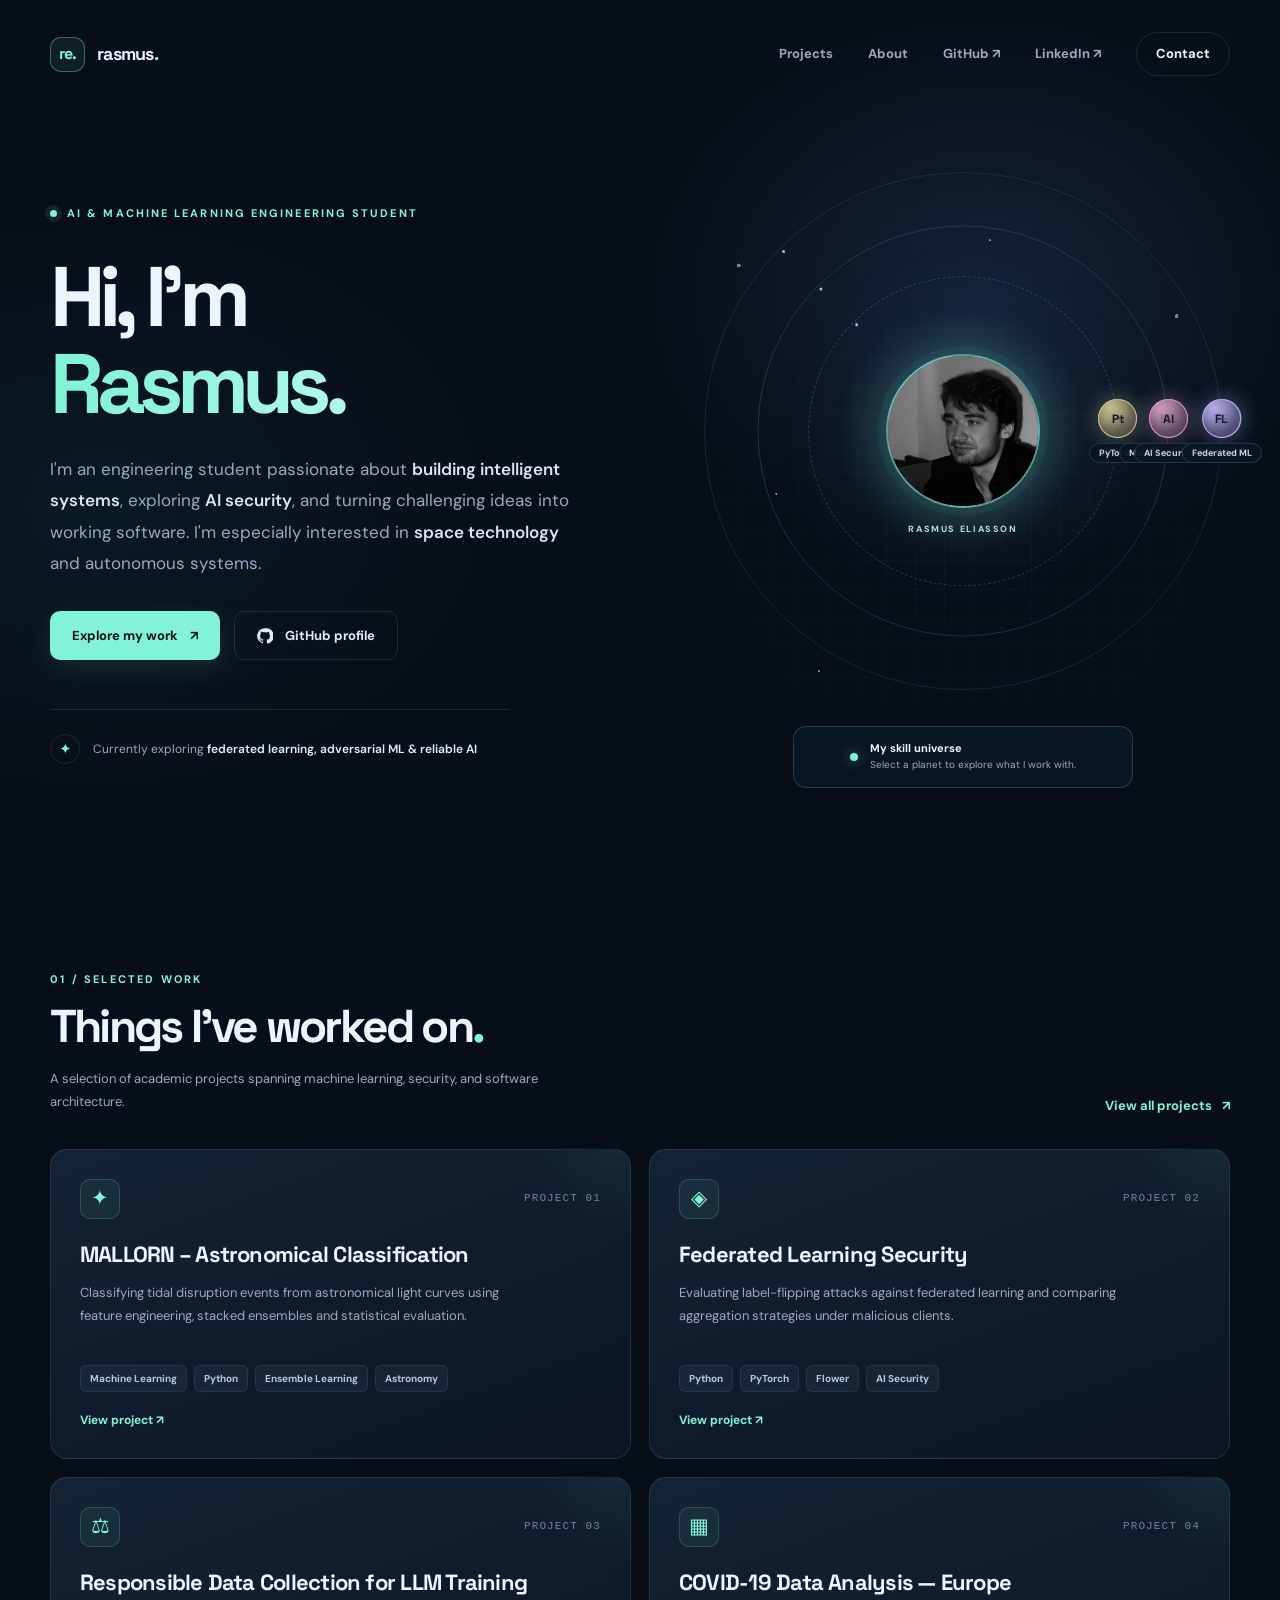
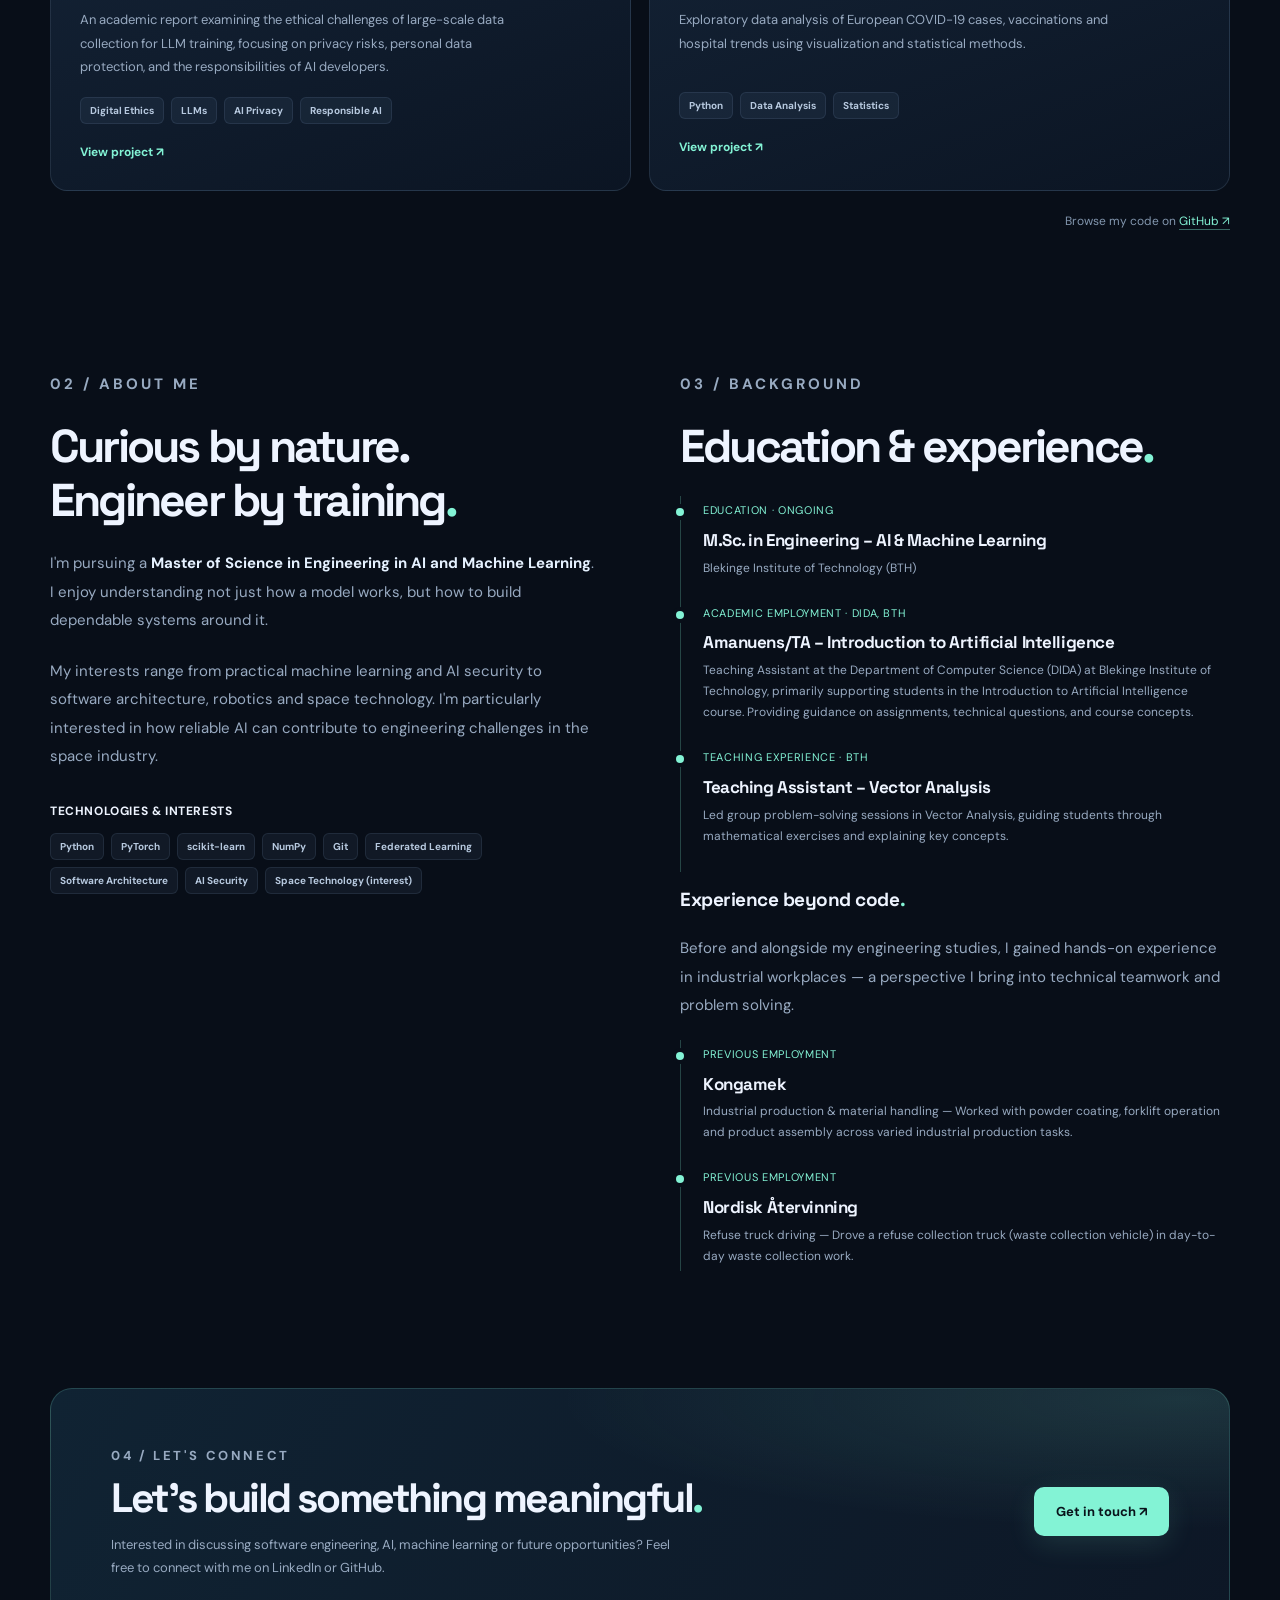
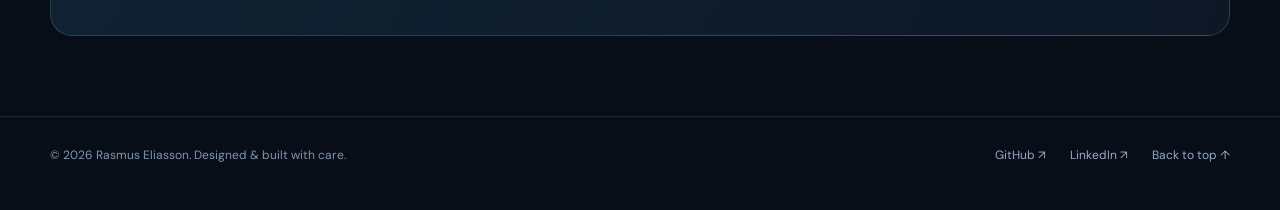
<file: index.html>
<!DOCTYPE html>
<html lang="en">
<head>
  <meta charset="UTF-8" />
  <meta name="viewport" content="width=device-width, initial-scale=1" />
  <meta name="theme-color" content="#080e18" />
  <meta name="description" content="Rasmus Eliasson — AI and Machine Learning engineering student. Explore selected work in AI security, machine learning, and software architecture." />
  <title>Rasmus Eliasson | AI & Machine Learning</title>
  <link rel="icon" type="image/png" href="favicon.png">
  <link rel="preconnect" href="https://fonts.googleapis.com" />
  <link rel="preconnect" href="https://fonts.gstatic.com" crossorigin />
  <link href="https://fonts.googleapis.com/css2?family=DM+Sans:wght@400;500;600;700&family=Space+Grotesk:wght@400;500;600;700&display=swap" rel="stylesheet" />
  <link rel="stylesheet" href="style.css" />
</head>
<body>
  <div class="ambient" aria-hidden="true"></div>

  <header>
    <nav class="nav container" aria-label="Main navigation">

      <a class="brand" href="#top" aria-label="Rasmus Eliasson – top of page">
        <span class="brand-symbol">re.</span>
        <span class="brand-name">rasmus<span>.</span></span>
      </a>

      <div class="nav-links">
        <a class="hide-mobile" href="#projects">Projects</a>
        <a class="hide-mobile" href="#about">About</a>

        <!-- GitHub -->
        <a
          href="https://github.com/DreadWoolf"
          target="_blank"
          rel="noopener noreferrer"
        >
          GitHub ↗
        </a>

        <!-- LinkedIn -->
        <a
          href="https://www.linkedin.com/in/rasmus-eliasson/"
          target="_blank"
          rel="noopener noreferrer"
        >
          LinkedIn ↗
        </a>

        <a class="nav-contact" href="#contact">Contact</a>
      </div>

    </nav>
  </header>


  <main id="top" class="container">
    <section class="hero" aria-label="Introduction">
      <div>
        <div class="eyebrow"><span class="eyebrow-dot"></span> AI & MACHINE LEARNING ENGINEERING STUDENT</div>
        <h1><span class="line">Hi, I'm</span><span class="line gradient-name">Rasmus.</span></h1>
        <p class="hero-description">
          I'm an engineering student passionate about <strong>building intelligent systems</strong>,
          exploring <strong>AI security</strong>, and turning challenging ideas into working software.
          I'm especially interested in <strong>space technology</strong> and autonomous systems.
        </p>
        <div class="hero-buttons">
          <a href="#projects" class="btn btn-primary">Explore my work <span aria-hidden="true">↗</span></a>
          <a href="https://github.com/DreadWoolf" class="btn btn-ghost" target="_blank" rel="noopener noreferrer">
            <svg aria-hidden="true" viewBox="0 0 24 24" fill="currentColor"><path d="M12 .5A11.5 11.5 0 0 0 8.365 23c.575.105.785-.25.785-.555 0-.275-.01-1-.015-1.965-3.195.695-3.87-1.54-3.87-1.54-.525-1.335-1.28-1.69-1.28-1.69-1.045-.715.08-.7.08-.7 1.155.08 1.765 1.185 1.765 1.185 1.025 1.755 2.69 1.25 3.345.955.105-.745.4-1.25.73-1.535-2.55-.29-5.23-1.275-5.23-5.68 0-1.255.45-2.28 1.185-3.085-.12-.29-.515-1.46.115-3.04 0 0 .965-.31 3.16 1.18A11 11 0 0 1 12 6.5c.975.005 1.96.13 2.875.385 2.195-1.49 3.155-1.18 3.155-1.18.63 1.58.235 2.75.115 3.04.74.805 1.185 1.83 1.185 3.085 0 4.415-2.685 5.385-5.245 5.67.41.355.775 1.055.775 2.13 0 1.54-.015 2.785-.015 3.165 0 .31.205.67.79.555A11.5 11.5 0 0 0 12 .5Z"/></svg>
            GitHub profile
          </a>
        </div>
        <div class="hero-status">
          <span class="status-icon" aria-hidden="true">✦</span>
          <span class="status-text">Currently exploring <strong>federated learning, adversarial ML & reliable AI</strong></span>
        </div>
      </div>

      <!-- Interactive solar system. Add a photo named profile_img.jpg beside index.html
           and it will automatically replace the RE placeholder in the sun. -->
      <div class="hero-art" aria-label="An interactive solar system of my technical skills">
        <div class="art-grid" aria-hidden="true"></div>
        <div class="star-field" aria-hidden="true"></div>
        <div class="solar-scene" id="solar-scene">
          <div class="orbit-ring orbit-ring-one" aria-hidden="true"></div>
          <div class="orbit-ring orbit-ring-two" aria-hidden="true"></div>
          <div class="orbit-ring orbit-ring-three" aria-hidden="true"></div>

          <div class="sun" aria-label="Rasmus at the center of the skill system">
            <div class="sun-aura"></div>
            <div class="sun-photo" id="profile-frame">
              <span class="avatar-initials" id="profile-initials" aria-hidden="true">RE</span>
              <img class="profile-image" id="profile-image" alt="Rasmus Eliasson" hidden />
            </div>
            <span class="sun-name">RASMUS ELIASSON</span>
          </div>

          <!-- Every arm rotates; its planet counter-rotates to keep the label upright. -->
          <div class="planet-arm orbit-inner" style="--angle:-55deg;--duration:100s;--planet-hue:#79e7cd">
            <div class="planet-anchor"><div class="planet-stabilizer">
              <button class="planet" type="button" data-skill="Python" aria-label="Explore Python">
                <span class="planet-globe">Py</span><span class="planet-label">Python</span>
              </button>
            </div></div>
          </div>
          <div class="planet-arm orbit-inner" style="--angle:125deg;--duration:100s;--planet-hue:#f0c77e">
            <div class="planet-anchor"><div class="planet-stabilizer">
              <button class="planet" type="button" data-skill="PyTorch" aria-label="Explore PyTorch">
                <span class="planet-globe">Pt</span><span class="planet-label">PyTorch</span>
              </button>
            </div></div>
          </div>
          <div class="planet-arm orbit-middle" style="--angle:22deg;--duration:145s;--planet-hue:#a5adff">
            <div class="planet-anchor"><div class="planet-stabilizer">
              <button class="planet" type="button" data-skill="Machine Learning" aria-label="Explore machine learning">
                <span class="planet-globe">ML</span><span class="planet-label">Machine Learning</span>
              </button>
            </div></div>
          </div>
          <div class="planet-arm orbit-middle" style="--angle:202deg;--duration:145s;--planet-hue:#f49db8">
            <div class="planet-anchor"><div class="planet-stabilizer">
              <button class="planet" type="button" data-skill="AI Security" aria-label="Explore AI security">
                <span class="planet-globe">AI</span><span class="planet-label">AI Security</span>
              </button>
            </div></div>
          </div>
          <div class="planet-arm orbit-outer" style="--angle:145deg;--duration:205s;--planet-hue:#83caff">
            <div class="planet-anchor"><div class="planet-stabilizer">
              <button class="planet" type="button" data-skill="Digital Ethics" aria-label="Explore digital ethics">
                <span class="planet-globe">DE</span><span class="planet-label">Digital Ethics</span>
              </button>
            </div></div>
          </div>
          <div class="planet-arm orbit-outer" style="--angle:325deg;--duration:205s;--planet-hue:#d7b0ff">
            <div class="planet-anchor"><div class="planet-stabilizer">
              <button class="planet" type="button" data-skill="Federated Learning" aria-label="Explore federated learning">
                <span class="planet-globe">FL</span><span class="planet-label">Federated ML</span>
              </button>
            </div></div>
          </div>

          <div class="system-detail" aria-live="polite">
            <span class="system-detail-indicator" aria-hidden="true"></span>
            <div><strong id="skill-title">My skill universe</strong><span id="skill-description">Select a planet to explore what I work with.</span></div>
          </div>
        </div>
      </div>
    </section>

    <section class="content-section" id="projects" aria-labelledby="projects-title">
      <div class="section-head">
        <div>
          <p class="section-kicker">01 / SELECTED WORK</p>
          <h2 id="projects-title">Things I've worked on<span style="color:var(--accent)">.</span></h2>
          <p class="section-description" style="margin-top:14px;max-width:520px;">A selection of academic projects spanning machine learning, security, and software architecture.</p>
        </div>
        <div class="project-action-area">
          <a class="view-all" href="projects.html">View all projects <span aria-hidden="true">↗</span></a>
        </div>
      </div>
      <!-- Selected projects come from projects-data.js. Four cards remain visible even if JS is unavailable. -->
      <div class="project-grid featured-projects" id="project-grid" aria-label="Four selected projects">
          <article class="project-card">
            <div class="project-top"><span class="project-icon" aria-hidden="true">✦</span><span class="project-number">PROJECT 01</span></div>
            <h3>MALLORN – Astronomical Classification</h3>
            <p>Classifying tidal disruption events from astronomical light curves using feature engineering, stacked ensembles and statistical evaluation.</p>
            <div class="tags"><span class="tag">Machine Learning</span><span class="tag">Python</span><span class="tag">Ensemble Learning</span><span class="tag">Astronomy</span></div>
            <a class="project-link" href="https://github.com/DreadWoolf/Mallorn-Classification" target="_blank" rel="noopener noreferrer">View project ↗</a>
          </article>
          <article class="project-card">
            <div class="project-top"><span class="project-icon" aria-hidden="true">◈</span><span class="project-number">PROJECT 02</span></div>
            <h3>Federated Learning Security</h3>
            <p>Evaluating label-flipping attacks against federated learning and comparing aggregation strategies under malicious clients.</p>
            <div class="tags"><span class="tag">Python</span><span class="tag">PyTorch</span><span class="tag">Flower</span><span class="tag">AI Security</span></div>
            
          </article>
          <article class="project-card">
            <div class="project-top"><span class="project-icon" aria-hidden="true">⌁</span><span class="project-number">PROJECT 03</span></div>
            <h3>Spam Classification &amp; Statistical Testing</h3>
            <p>Comparing supervised classifiers on the Spambase dataset using cross-validation, F1 score, and Friedman/Nemenyi significance tests.</p>
            <div class="tags"><span class="tag">Machine Learning</span><span class="tag">Classification</span><span class="tag">Statistics</span></div>
            <a class="project-link" href="https://github.com/DreadWoolf/Spam-classification" target="_blank" rel="noopener noreferrer">View project ↗</a>
          </article>
          <article class="project-card">
            <div class="project-top"><span class="project-icon" aria-hidden="true">◇</span><span class="project-number">PROJECT 04</span></div>
            <h3>scikit-learn Architecture Analysis</h3>
            <p>Analyzing scikit-learn&#x27;s modular architecture, quality attributes, component boundaries, and interoperability with external data formats.</p>
            <div class="tags"><span class="tag">Software Architecture</span><span class="tag">scikit-learn</span><span class="tag">Analysis</span></div>
            
          </article>
      </div>
      <p class="project-note">Browse my code on <a href="https://github.com/DreadWoolf" target="_blank" rel="noopener noreferrer">GitHub ↗</a></p>
    </section>

    <section class="content-section" id="about" aria-labelledby="about-title">
      <div class="about-grid">
        <div>
          <p class="section-kicker">02 / ABOUT ME</p>
          <h2 id="about-title">Curious by nature.<br/>Engineer by training<span style="color:var(--accent)">.</span></h2>
          <p>I'm pursuing a <strong>Master of Science in Engineering in AI and Machine Learning</strong>. I enjoy understanding not just how a model works, but how to build dependable systems around it.</p>
          <p>My interests range from practical machine learning and AI security to software architecture, robotics and space technology. I'm particularly interested in how reliable AI can contribute to engineering challenges in the space industry.</p>
          <span class="skill-title">TECHNOLOGIES & INTERESTS</span>
          <div class="tags">
            <span class="tag">Python</span><span class="tag">PyTorch</span><span class="tag">scikit-learn</span>
            <span class="tag">NumPy</span><span class="tag">Git</span><span class="tag">Federated Learning</span>
            <span class="tag">Software Architecture</span><span class="tag">AI Security</span>
            <span class="tag">Space Technology (interest)</span>
          </div>
        </div>
        <div>
          <p class="section-kicker">03 / BACKGROUND</p>
          <h2>Education & experience<span style="color:var(--accent)">.</span></h2>
          <!-- Academic experience timeline -->
          <div class="timeline">
            <div class="timeline-item">
              <small>EDUCATION · ONGOING</small>
              <h3>M.Sc. in Engineering – AI & Machine Learning</h3>
              <p>Blekinge Institute of Technology (BTH)</p>
            </div>

            <div class="timeline-item">
              <small>ACADEMIC EMPLOYMENT · DIDA, BTH</small>
              <h3>Amanuens/TA – Introduction to Artificial Intelligence</h3>
              <p>
                Teaching Assistant at the Department of Computer Science (DIDA)
                at Blekinge Institute of Technology, primarily supporting
                students in the Introduction to Artificial Intelligence course.
                Providing guidance on assignments, technical questions,
                and course concepts.
              </p>
            </div>

            <div class="timeline-item">
              <small>TEACHING EXPERIENCE · BTH</small>
              <h3>Teaching Assistant – Vector Analysis</h3>
              <p>
                Led group problem-solving sessions in Vector Analysis,
                guiding students through mathematical exercises
                and explaining key concepts.
              </p>
            </div>
          </div>

          <!-- Industrial experience is below, and OUTSIDE, the academic timeline. -->
          <h3 class="experience-subhead">
            Experience beyond code<span style="color:var(--accent)">.</span>
          </h3>
          <p class="experience-intro">
            Before and alongside my engineering studies, I gained hands-on
            experience in industrial workplaces — a perspective I bring into
            technical teamwork and problem solving.
          </p>
          <!-- Edit the INDUSTRIAL_EXPERIENCE list in portfolio-data.js. -->
          <div class="timeline experience-timeline" id="industrial-experience"></div>
        </div>
      </div>
    </section>

    <section class="contact-panel" id="contact" aria-labelledby="contact-title">
      <div>
        <p class="section-kicker">04 / LET'S CONNECT</p>
        <h2 id="contact-title">Let's build something meaningful<span style="color:var(--accent)">.</span></h2>
        <p>
          Interested in discussing software engineering, AI,
          machine learning or future opportunities?
          Feel free to connect with me on LinkedIn or GitHub.
        </p>
      </div>
      <a href="https://www.linkedin.com/in/rasmus-eliasson/" class="btn btn-primary" target="_blank" rel="noopener noreferrer" style="flex-shrink:0">Get in touch ↗</a>
    </section>
  </main>

  <footer>
    <div class="container footer-content">
      <p>© <span id="year">2026</span> Rasmus Eliasson. Designed & built with care.</p>
      <div class="footer-links">
        <a href="https://github.com/DreadWoolf"
          target="_blank" rel="noopener noreferrer">GitHub ↗</a>

        <a href="https://www.linkedin.com/in/rasmus-eliasson/"
          target="_blank" rel="noopener noreferrer">LinkedIn ↗</a>

        <a href="#top">Back to top ↑</a>
      </div>
    </div>
  </footer>
  <script src="portfolio-data.js" defer></script>
  <script src="projects-data.js" defer></script>
  <script src="site.js" defer></script>
</body>
</html>
</file>
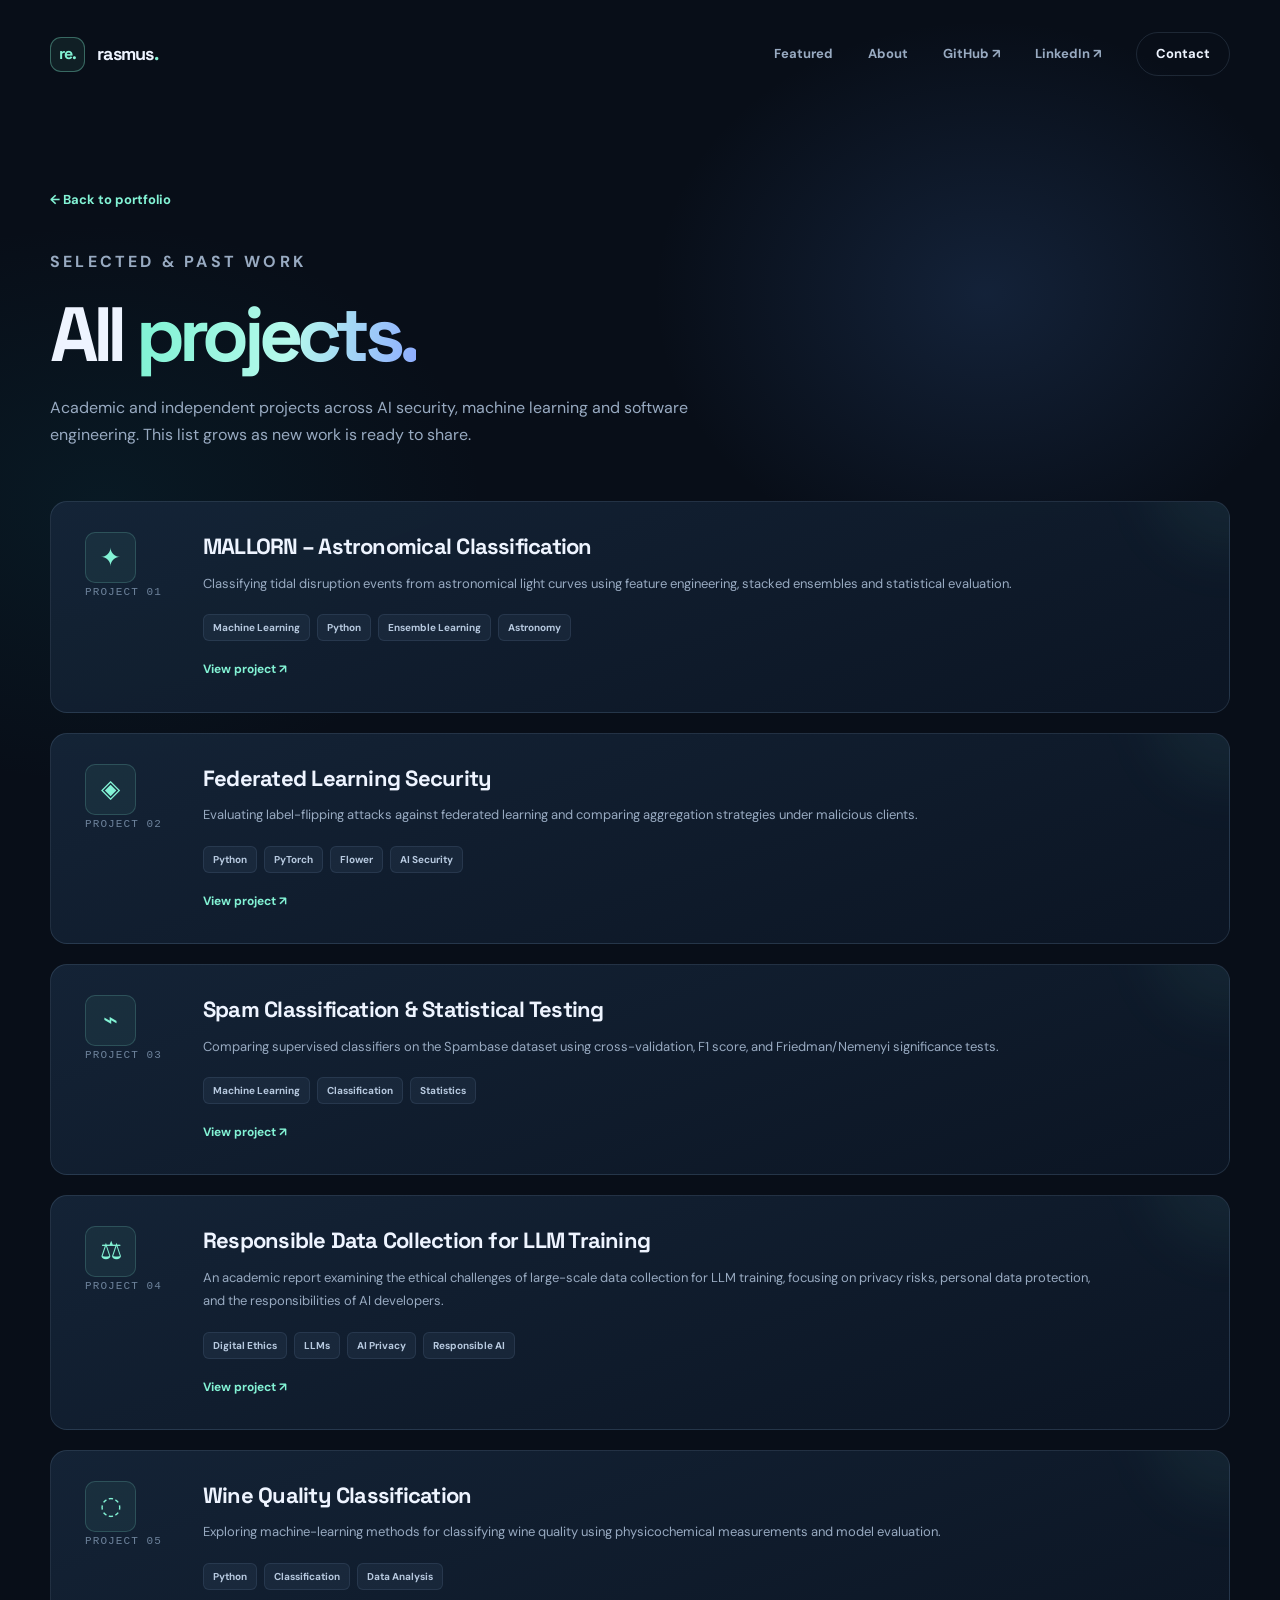
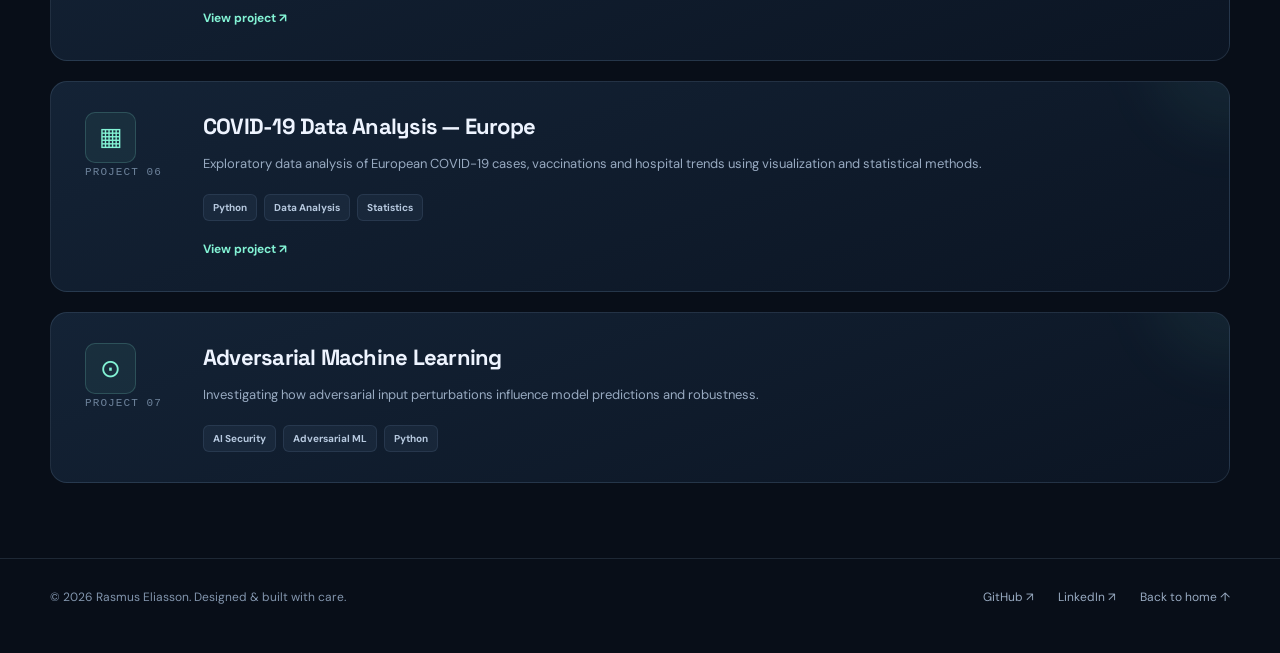
<file: projects.html>
<!DOCTYPE html>
<html lang="en">
<head>
  <meta charset="UTF-8" />
  <meta name="viewport" content="width=device-width, initial-scale=1" />
  <meta name="theme-color" content="#080e18" />
  <meta
    name="description"
    content="All projects by Rasmus Eliasson — machine learning, AI security and software engineering."
  />

  <title>Projects | Rasmus Eliasson</title>
  <link rel="icon" type="image/png" href="favicon.png">

  <link rel="preconnect" href="https://fonts.googleapis.com" />
  <link rel="preconnect" href="https://fonts.gstatic.com" crossorigin />
  <link
    href="https://fonts.googleapis.com/css2?family=DM+Sans:wght@400;500;600;700&family=Space+Grotesk:wght@400;500;600;700&display=swap"
    rel="stylesheet"
  />
  <link rel="stylesheet" href="style.css" />
</head>

<body>
  <div class="ambient" aria-hidden="true"></div>

  <!-- ========== NAVIGATION ========== -->
  <header>
    <nav class="nav container" aria-label="Main navigation">

      <a
        class="brand"
        href="index.html"
        aria-label="Rasmus Eliasson – home"
      >
        <span class="brand-symbol">re.</span>
        <span class="brand-name">rasmus<span>.</span></span>
      </a>

      <div class="nav-links">
        <a class="hide-mobile" href="index.html#projects">
          Featured
        </a>

        <a class="hide-mobile" href="index.html#about">
          About
        </a>

        <!-- GitHub -->
        <a
          href="https://github.com/DreadWoolf"
          target="_blank"
          rel="noopener noreferrer"
        >
          GitHub ↗
        </a>

        <!-- LinkedIn -->
        <a
          href="https://www.linkedin.com/in/rasmus-eliasson/"
          target="_blank"
          rel="noopener noreferrer"
        >
          LinkedIn ↗
        </a>

        <a class="nav-contact" href="index.html#contact">
          Contact
        </a>
      </div>

    </nav>
  </header>

  <!-- ========== MAIN CONTENT ========== -->
  <main class="container">

    <!-- Page introduction -->
    <section
      class="all-projects-hero"
      aria-labelledby="all-projects-title"
    >
      <a class="back-link" href="index.html#projects">
        ← Back to portfolio
      </a>

      <p class="section-kicker" style="margin-top:36px;">
        SELECTED & PAST WORK
      </p>

      <h1 id="all-projects-title">
        All <span class="gradient-name">projects.</span>
      </h1>

      <p>
        Academic and independent projects across AI security,
        machine learning and software engineering.
        This list grows as new work is ready to share.
      </p>
    </section>

    <!-- ========== PROJECT LIST ========== -->
    <!-- Projects are loaded from projects-data.js -->
    <section
      class="all-projects-list"
      id="all-projects-list"
      aria-label="All projects"
    >

      <!-- Fallback if JavaScript fails -->
      <article class="project-card project-full">

        <div class="project-top">
          <span class="project-icon">✦</span>
        </div>

        <div class="project-body">
          <h3>MALLORN – Astronomical Classification</h3>

          <p>
            Machine learning for astronomical event classification.
          </p>

          <a
            class="project-link"
            href="https://github.com/DreadWoolf/Mallorn-Classification"
            target="_blank"
            rel="noopener noreferrer"
          >
            View project ↗
          </a>
        </div>

      </article>
    </section>

  </main>

  <!-- ========== FOOTER ========== -->
  <footer>
    <div class="container footer-content">

      <p>
        © <span id="year">2026</span> Rasmus Eliasson.
        Designed & built with care.
      </p>

      <div class="footer-links">

        <!-- GitHub -->
        <a
          href="https://github.com/DreadWoolf"
          target="_blank"
          rel="noopener noreferrer"
        >
          GitHub ↗
        </a>

        <!-- LinkedIn -->
        <a
          href="https://www.linkedin.com/in/rasmus-eliasson/"
          target="_blank"
          rel="noopener noreferrer"
        >
          LinkedIn ↗
        </a>

        <a href="index.html">
          Back to home ↑
        </a>

      </div>
    </div>
  </footer>

  <!-- ========== JAVASCRIPT ========== -->
  <script src="portfolio-data.js" defer></script>
  <script src="projects-data.js" defer></script>
  <script src="site.js" defer></script>

</body>
</html>
</file>
<file: style.css>
:root {
      --bg: #080e18;
      --bg-alt: #0d1623;
      --card: #101c2b;
      --line: rgba(156, 185, 220, .15);
      --text: #eef4ff;
      --muted: #98aac1;
      --accent: #83f3d5;
      --accent2: #8eacff;
      --max-width: 1180px;
    }
    * { box-sizing: border-box; }
    html { scroll-behavior: smooth; scroll-padding-top: 90px; }
    body { margin: 0; color: var(--text); background: var(--bg); font: 16px/1.7 'DM Sans', 'Segoe UI', sans-serif; overflow-x: hidden; }
    a { color: inherit; text-decoration: none; }
    button { font: inherit; }
    ::selection { background: rgba(131,243,213,.28); }
    .ambient { pointer-events:none; position:absolute; inset:0 0 auto 0; height:1050px; z-index:-1; background:radial-gradient(ellipse 460px 380px at 77% 28%,rgba(57,100,165,.23),transparent 72%),radial-gradient(ellipse 530px 390px at 8% 48%,rgba(14,108,124,.12),transparent 72%); }
    .container { width: min(calc(100% - 64px), var(--max-width)); margin: 0 auto; }
    header { position:relative; z-index:10; }
    .nav { display:flex; align-items:center; justify-content:space-between; padding:32px 0; }
    .brand { display:flex; align-items:center; gap:12px; font-family:'Space Grotesk',sans-serif; font-size:18px; font-weight:700; letter-spacing:-.055em; }
    .brand-symbol { display:grid; place-items:center; height:35px; width:35px; border:1px solid rgba(131,243,213,.35); background:rgba(131,243,213,.07); border-radius:11px; color:var(--accent); font-size:16px; }
    .brand .brand-name { letter-spacing:-.04em; }
    .brand .brand-name span { color:var(--accent); }
    .nav-links { display:flex; align-items:center; gap:35px; }
    .nav-links a { font-size:13px; font-weight:700; color:var(--muted); transition:color .2s; }
    .nav-links a:hover, .footer-links a:hover { color:var(--accent); }
    .nav-links .nav-contact { color:var(--text); border:1px solid var(--line); border-radius:50px; padding:10px 19px; }
    .nav-links .nav-contact:hover { border-color:rgba(131,243,213,.5); }
    .hero { min-height:690px; display:grid; grid-template-columns:1.05fr .95fr; align-items:center; gap:56px; padding:56px 0 85px; }
    .eyebrow { display:inline-flex; align-items:center; gap:10px; font-size:11px; font-weight:700; letter-spacing:.19em; text-transform:uppercase; color:var(--accent); }
    .eyebrow-dot { width:7px; height:7px; background:var(--accent); border-radius:50%; box-shadow:0 0 0 5px rgba(131,243,213,.09); }
    h1,h2,h3,p { margin-top:0; }
    h1,h2,h3 { font-family:'Space Grotesk',sans-serif; }
    h1 { margin:29px 0 25px; font-size:clamp(65px,6.6vw,103px); line-height:1.035; letter-spacing:-.075em; font-weight:700; }
    h1 .line { display:block; }
    h1 .gradient-name { background:linear-gradient(100deg,var(--accent) 7%,#b5f9ec 55%,var(--accent2) 100%); -webkit-background-clip:text; background-clip:text; color:transparent; }
    .hero-description { color:var(--muted); font-size:17px; max-width:530px; line-height:1.85; margin-bottom:32px; }
    .hero-description strong { color:#d9e6f5; font-weight:600; }
    .hero-buttons { display:flex; align-items:center; gap:14px; flex-wrap:wrap; }
    .btn { display:inline-flex; align-items:center; justify-content:center; gap:12px; min-height:49px; padding:11px 22px; border-radius:10px; font-size:13px; font-weight:700; transition:transform .2s,background .2s,border-color .2s; }
    .btn:hover { transform:translateY(-2px); }
    .btn-primary { color:#09121a; background:var(--accent); box-shadow:0 8px 28px rgba(131,243,213,.12); }
    .btn-primary:hover { background:#a4ffea; }
    .btn-ghost { border:1px solid var(--line); color:#deebf9; }
    .btn-ghost:hover { border-color:rgba(131,243,213,.5); }
    .btn svg { width:16px; height:16px; }
    .hero-status { display:flex; align-items:center; gap:13px; margin-top:49px; padding-top:24px; border-top:1px solid var(--line); max-width:460px; color:var(--muted); font-size:12px; }
    .status-icon { display:grid; place-items:center; color:var(--accent); font-size:15px; width:30px; height:30px; border:1px solid var(--line); border-radius:50%; }
    .status-text strong { color:#e4eefb; font-weight:600; }
    .hero-art { width:100%; min-height:500px; display:grid; place-items:center; position:relative; isolation:isolate; }
    .art-grid { position:absolute; width:94%; height:94%; inset:3%; border-radius:24px; background-image:linear-gradient(rgba(137,171,210,.055) 1px, transparent 1px),linear-gradient(90deg,rgba(137,171,210,.055) 1px, transparent 1px); background-size:29px 29px; -webkit-mask-image:radial-gradient(ellipse at center,#000 29%,transparent 75%); mask-image:radial-gradient(ellipse at center,#000 29%,transparent 75%); z-index:-1; }
    .ring { position:absolute; border:1px solid rgba(140,181,224,.16); border-radius:50%; aspect-ratio:1; }
    .ring-one { width:92%; max-width:456px; }
    .ring-two { width:72%; max-width:355px; border-style:dashed; border-color:rgba(131,243,213,.16); transform:rotate(-17deg); }
    .ring-three { width:106%; max-width:515px; border-color:rgba(140,181,224,.07); }
    .orbit-point { position:absolute; width:9px; height:9px; background:var(--accent); border-radius:50%; box-shadow:0 0 30px rgba(131,243,213,.6); top:18%; right:19%; }
    .avatar { width:274px; height:274px; position:relative; display:grid; place-items:center; border-radius:50%; background:radial-gradient(circle at 29% 21%,rgba(145,205,255,.28),transparent 49%),linear-gradient(145deg,#1d4055,#162a3c 52%,#10202e); border:1px solid rgba(131,243,213,.28); box-shadow:0 0 0 15px rgba(131,243,213,.025),0 35px 90px rgba(0,0,0,.31),inset 0 0 55px rgba(95,200,200,.06); overflow:hidden; }
    .avatar::before { content:''; position:absolute; width:245px; height:245px; border:1px solid rgba(255,255,255,.06); transform:rotate(25deg); border-radius:48px; }
    .avatar::after { content:''; position:absolute; inset:auto -40% 2%; height:76px; background:radial-gradient(ellipse,rgba(131,243,213,.22),transparent 67%); filter:blur(16px); }
    .avatar-initials { font-family:'Space Grotesk',sans-serif; font-size:105px; line-height:1; letter-spacing:-.14em; padding-right:13px; font-weight:700; color:#ebfff9; text-shadow:0 0 35px rgba(131,243,213,.16); }
    .floating { position:absolute; background:rgba(15,29,44,.91); border:1px solid rgba(153,190,224,.2); border-radius:12px; backdrop-filter:blur(12px); box-shadow:0 15px 35px rgba(1,5,11,.28); }
    .floating-top { top:70px; left:0; padding:13px 17px; display:flex; align-items:center; gap:11px; }
    .floating-bottom { bottom:65px; right:1%; padding:13px 18px; }
    .floating-code { width:31px; height:31px; display:grid; place-items:center; border:1px solid rgba(131,243,213,.2); background:rgba(131,243,213,.08); border-radius:8px; color:var(--accent); font-family:monospace; font-size:15px; }
    .floating b { font-size:11px; letter-spacing:.02em; line-height:1.3; display:block; }
    .floating small { font-size:10px; color:var(--muted); display:block; margin-top:3px; }
    .mini-dots { display:flex; gap:5px; margin-bottom:8px; }
    .mini-dots i { width:6px; height:6px; border-radius:50%; background:var(--accent); opacity:.9; }
    .mini-dots i:nth-child(2) { background:var(--accent2); }
    .mini-dots i:nth-child(3) { background:#dfadf8; }
    section.content-section { padding:87px 0 30px; }
    .section-head { display:flex; align-items:end; justify-content:space-between; gap:24px; margin-bottom:32px; }
    .section-kicker { color:var(--accent); text-transform:uppercase; font-size:11px; letter-spacing:.2em; font-weight:700; margin-bottom:10px; }
    h2 { font-size:clamp(34px,3.6vw,47px); line-height:1.18; letter-spacing:-.06em; margin-bottom:0; }
    .section-description { color:var(--muted); max-width:340px; font-size:13px; line-height:1.8; margin-bottom:3px; }
    .project-grid { display:grid; grid-template-columns:repeat(2,minmax(0,1fr)); gap:18px; }
    .project-card { position:relative; padding:29px 29px 26px; min-height:277px; border:1px solid var(--line); border-radius:17px; background:linear-gradient(160deg,rgba(21,37,56,.94),rgba(12,22,36,.95)); overflow:hidden; transition:transform .25s,border-color .25s; }
    .project-card:hover { transform:translateY(-5px); border-color:rgba(131,243,213,.43); }
    .project-card::after { content:''; position:absolute; border-radius:50%; width:150px; height:150px; top:-100px; right:-75px; filter:blur(30px); background:rgba(131,243,213,.055); }
    .project-top { display:flex; align-items:center; justify-content:space-between; margin-bottom:21px; }
    .project-icon { display:grid; place-items:center; width:40px; height:40px; border:1px solid rgba(131,243,213,.18); border-radius:10px; background:rgba(131,243,213,.06); color:var(--accent); font-size:21px; }
    .project-number { color:#6d829b; font-size:11px; letter-spacing:.1em; font-family:monospace; }
    .project-card h3 { font-size:22px; line-height:1.35; letter-spacing:-.035em; margin:0 0 11px; }
    .project-card p { color:var(--muted); font-size:13px; line-height:1.8; max-width:440px; min-height:66px; margin:0 0 18px; }
    .tags { display:flex; flex-wrap:wrap; gap:7px; }
    .tag { color:#b7c9df; background:rgba(140,173,215,.075); border:1px solid rgba(140,173,215,.12); border-radius:6px; padding:4px 9px; font-size:10px; font-weight:700; }
    .project-note { margin:20px 0 0; text-align:right; color:#8296ae; font-size:12px; }
    .project-note a { color:var(--accent); text-decoration:underline; text-decoration-color:rgba(131,243,213,.4); text-underline-offset:4px; }
    .about-grid { display:grid; grid-template-columns:1fr 1fr; gap:80px; }
    .about-grid p { color:var(--muted); font-size:15px; line-height:1.9; margin:22px 0 20px; }
    .about-grid strong { color:#e5f1ff; }
    .skill-title { display:block; font-size:12px; font-weight:700; letter-spacing:.05em; margin:30px 0 12px; }
    .timeline { margin-top:23px; border-left:1px solid rgba(131,243,213,.24); padding:5px 0 0 22px; }
    .timeline-item { position:relative; padding-bottom:25px; }
    .timeline-item::before { content:''; position:absolute; width:8px; height:8px; background:var(--accent); border-radius:50%; top:7px; left:-27px; box-shadow:0 0 0 4px var(--bg); }
    .timeline-item small { display:block; font-size:11px; letter-spacing:.06em; color:var(--accent); margin-bottom:6px; }
    .timeline-item h3 { margin-bottom:3px; font-size:17px; letter-spacing:-.025em; }
    .timeline-item p { font-size:12px; margin:0; line-height:1.75; }
    .contact-panel { margin:87px 0 80px; padding:56px 60px; border:1px solid rgba(131,243,213,.18); background:radial-gradient(ellipse at 96% 4%,rgba(131,243,213,.13),transparent 39%),linear-gradient(120deg,#102333,#0d1726); border-radius:22px; display:flex; justify-content:space-between; align-items:center; gap:35px; }
    .contact-panel h2 { margin:7px 0 12px; font-size:clamp(29px,3.3vw,41px); }
    .contact-panel p { font-size:13px; color:var(--muted); margin:0; max-width:580px; }
    footer { border-top:1px solid var(--line); padding:28px 0 45px; }
    .footer-content { display:flex; align-items:center; justify-content:space-between; gap:20px; }
    footer p { font-size:12px; color:#8295ad; margin:0; }
    .footer-links { display:flex; gap:24px; font-size:12px; color:var(--muted); }

    /* ---------------------------------------------------------------
       PERSONAL SKILL SOLAR SYSTEM
       -- Change the colors, names and orbital speeds to personalize it.
       -- A file called profile.jpg beside this HTML becomes the sun photo.
       --------------------------------------------------------------- */
    .hero-art { min-height:575px; overflow:visible; }
    .hero-art .art-grid { opacity:.65; }
    .star-field { position:absolute; inset:0; pointer-events:none; background-image:radial-gradient(2px 2px at 8% 16%,#b5cee8 94%,transparent),radial-gradient(2px 2px at 90% 24%,#9dc7de 95%,transparent),radial-gradient(1px 1px at 23% 80%,#bdd5ff 95%,transparent),radial-gradient(2px 2px at 70% 91%,#8ff3d7 95%,transparent),radial-gradient(1px 1px at 55% 12%,#d4ddff 95%,transparent),radial-gradient(1px 1px at 15% 52%,#bfe7ee 95%,transparent); opacity:.65; }
    .solar-scene { position:relative; width:min(100%,540px); aspect-ratio:1; display:grid; place-items:center; isolation:isolate; }
    .solar-scene::before { content:''; position:absolute; inset:16%; border-radius:50%; background:radial-gradient(circle,rgba(96,236,203,.085),rgba(76,112,170,.035) 47%,transparent 72%); filter:blur(7px); z-index:-1; }
    .orbit-ring { position:absolute; left:50%; top:50%; transform:translate(-50%,-50%); border:1px solid rgba(142,185,222,.20); border-radius:50%; aspect-ratio:1; pointer-events:none; }
    .orbit-ring-one { width:58%; border-style:dashed; border-color:rgba(130,242,213,.22); }
    .orbit-ring-two { width:77%; border-color:rgba(140,181,224,.19); }
    .orbit-ring-three { width:97%; border-color:rgba(140,181,224,.13); }
    .orbit-ring::after { content:''; width:3px; height:3px; border-radius:50%; background:#a5bbd4; box-shadow:0 0 9px rgba(166,210,249,.4); position:absolute; top:15%; left:15%; }
    .sun { position:absolute; width:30%; aspect-ratio:1; display:grid; place-items:center; z-index:2; }
    .sun-aura { position:absolute; inset:-26%; border-radius:50%; background:radial-gradient(circle,rgba(125,255,220,.16) 0%,rgba(85,180,190,.07) 48%,transparent 72%); animation:solar-breathe 5s ease-in-out infinite; pointer-events:none; }
    .sun-photo { position:absolute; inset:2%; display:grid; place-items:center; overflow:hidden; border-radius:50%; border:2px solid rgba(153,255,228,.55); background:radial-gradient(circle at 30% 20%,rgba(165,222,255,.3),transparent 56%),linear-gradient(135deg,#1c4c63,#122a3c 58%,#0b1825); box-shadow:0 0 0 8px rgba(122,234,207,.045),0 0 60px rgba(111,231,199,.24),inset 0 0 20px rgba(157,235,215,.07); }
    .sun-photo::after { content:''; position:absolute; inset:0; border-radius:50%; background:linear-gradient(135deg,rgba(255,255,255,.07),transparent 55%); pointer-events:none; }
    .sun-photo img { width:100%; height:100%; object-fit:cover; object-position:center 30%; }
    .sun-photo img[hidden] { display:none; }
    .sun .avatar-initials { font-size:clamp(36px,4.4vw,66px); letter-spacing:-.13em; padding-right:7px; line-height:1; font-weight:700; color:#e8fff7; text-shadow:0 0 28px rgba(131,243,213,.25); }
    .sun-name { position:absolute; top:calc(100% + 11px); font-size:9px; letter-spacing:.37em; font-weight:800; color:#b6d8df; white-space:nowrap; }
    .sun-dot { font-size:5px; margin:0 3px; vertical-align:middle; color:var(--accent); }
    .planet-arm { position:absolute; left:50%; top:50%; width:var(--radius); height:0; z-index:3; transform-origin:0 0; animation:planet-orbit var(--duration) linear infinite; }
    .orbit-inner { --radius:29%; }
    .orbit-middle { --radius:38.5%; }
    .orbit-outer { --radius:48.5%; }
    .planet-anchor { position:absolute; left:100%; top:0; transform:translate(-50%,-50%); }
    .planet-stabilizer { animation:planet-counter-orbit var(--duration) linear infinite; }
    .planet { appearance:none; display:flex; flex-direction:column; align-items:center; gap:5px; min-width:78px; padding:0; border:0; background:transparent; cursor:pointer; color:#dceaf5; }
    .planet-globe { width:39px; height:39px; display:grid; place-items:center; border-radius:50%; border:1px solid color-mix(in srgb,var(--planet-hue) 70%,transparent); background:radial-gradient(circle at 30% 22%,color-mix(in srgb,var(--planet-hue) 65%,#fff 4%),color-mix(in srgb,var(--planet-hue) 36%,#162838 64%)); color:#101c2d; font:800 12px/1 'Space Grotesk',sans-serif; box-shadow:inset -5px -8px 11px rgba(7,14,33,.33),0 0 23px color-mix(in srgb,var(--planet-hue) 22%,transparent); transition:transform .2s,box-shadow .2s; }
    .planet-label { max-width:112px; background:rgba(9,19,33,.85); color:#c9d9e8; border:1px solid rgba(148,186,216,.19); border-radius:999px; padding:3px 9px; font-size:9px; line-height:1.35; font-weight:700; white-space:nowrap; backdrop-filter:blur(8px); }
    .planet:is(:hover,:focus-visible,.is-active) .planet-globe { transform:scale(1.16); box-shadow:0 0 26px color-mix(in srgb,var(--planet-hue) 52%,transparent),inset -5px -8px 11px rgba(7,14,33,.27); }
    .planet:is(:hover,:focus-visible,.is-active) .planet-label { color:var(--accent); border-color:rgba(131,243,213,.6); }
    .planet:focus-visible { outline:2px solid var(--accent); outline-offset:6px; border-radius:20px; }
    .solar-scene:is(:hover,:focus-within) .planet-arm,.solar-scene:is(:hover,:focus-within) .planet-stabilizer { animation-play-state:paused; }
    .system-detail { position:absolute; z-index:7; bottom:-25px; left:50%; transform:translateX(-50%); display:flex; align-items:center; justify-content:center; gap:12px; width:min(88%,340px); min-height:62px; padding:10px 16px; border:1px solid rgba(146,187,218,.23); background:rgba(10,23,37,.88); backdrop-filter:blur(16px); border-radius:13px; box-shadow:0 14px 40px rgba(0,0,0,.14); }
    .system-detail-indicator { flex:none; width:8px; height:8px; border-radius:50%; background:var(--accent); box-shadow:0 0 14px rgba(131,243,213,.52); }
    .system-detail strong { display:block; color:#ecf7ff; font-size:11px; font-weight:750; line-height:1.3; }
    .system-detail span:not(.system-detail-indicator) { display:block; margin-top:3px; font-size:10px; line-height:1.45; color:var(--muted); }
    @keyframes planet-orbit { from { transform:rotate(var(--angle)); } to { transform:rotate(calc(var(--angle) + 360deg)); } }
    @keyframes planet-counter-orbit { from { transform:rotate(calc(-1 * var(--angle))); } to { transform:rotate(calc(-1 * var(--angle) - 360deg)); } }
    @keyframes solar-breathe { 0%,100% { opacity:.8;transform:scale(.94); } 50% { opacity:1;transform:scale(1.12); } }
    @media(max-width:1050px) { .hero-art { min-height:500px; } .solar-scene { width:min(100%,490px); } }
    @media(max-width:800px) { .hero-art { min-height:550px; } .solar-scene { width:min(100%,510px); } }
    @media(max-width:590px) { .hero-art { min-height:400px; } .solar-scene { width:min(100%,385px); } .planet-globe { width:30px; height:30px; font-size:10px; } .planet-label { font-size:8px; padding:2px 6px; } .planet { min-width:69px; gap:3px; } .sun .avatar-initials { font-size:42px; } .sun-name { font-size:7px; } .system-detail { bottom:-19px; min-height:57px; width:88%; } }
    @media(max-width:375px) { .planet-label { font-size:7px; } .hero-art { min-height:375px; } }
    @media(prefers-reduced-motion:reduce) { .planet-arm,.planet-stabilizer,.sun-aura { animation:none !important; } .planet-arm { transform:rotate(var(--angle)); } .planet-stabilizer { transform:rotate(calc(-1 * var(--angle))); } }
    @media(max-width:1050px) { .hero { gap:25px; } .floating-top { left:-15px; } .hero-art { min-height:440px; } .avatar { width:235px; height:235px; } .avatar-initials { font-size:90px; } }
    @media(max-width:800px) { .nav-links { gap:18px; } .hero { grid-template-columns:1fr; padding:55px 0 60px; gap:20px; } .hero-art { min-height:430px; max-width:530px; width:100%; justify-self:center; } h1 { font-size:clamp(65px,12vw,91px); } .hero-description { max-width:620px; } .about-grid { gap:40px; } .contact-panel { padding:36px; } }
    @media(max-width:590px) { .container { width:min(calc(100% - 38px),var(--max-width)); } .nav { padding:22px 0; } .brand { font-size:15px; } .nav-links { gap:15px; } .nav-links a { font-size:11px; } .nav-links .hide-mobile { display:none; } .nav-links .nav-contact { padding:8px 11px; } .hero { padding:42px 0 46px; } .eyebrow { letter-spacing:.12em; font-size:10px; } h1 { font-size:clamp(59px,14vw,80px); margin-top:20px; } .hero-description { font-size:15px; } .hero-status { margin-top:31px; } .hero-art { min-height:365px; } .avatar { width:215px; height:215px; } .avatar-initials { font-size:80px; } .ring-one { width:94%; } .floating-top { top:35px; left:2px; } .floating-bottom { bottom:30px; right:0; } section.content-section { padding-top:65px; } .section-head { display:block; } .section-description { margin-top:14px; } .project-grid,.about-grid { grid-template-columns:1fr; gap:15px; } .about-grid { gap:34px; } .project-card { min-height:unset; } .contact-panel { display:block; margin:70px 0 45px; padding:33px 24px; } .contact-panel .btn { margin-top:23px; } .footer-content { align-items:flex-start; flex-direction:column; gap:12px; } }
    @media(prefers-reduced-motion:reduce) { html { scroll-behavior:auto; } *,*::before,*::after { transition:none !important; animation:none !important; } }
    /* Keep enough height for the orbit layout after the general breakpoints. */
    @media(max-width:1050px) and (min-width:801px) { .hero-art { min-height:500px; } }
    @media(max-width:800px) and (min-width:591px) { .hero-art { min-height:550px; } }
    @media(max-width:590px) { .hero-art { min-height:400px; } }
    @media(max-width:375px) { .hero-art { min-height:375px; } }


    /* ================================================================
       USER CUSTOMIZATION: layout & gallery (original theme retained)
       ================================================================ */
    .hero-art { padding-bottom:100px; }
    /* Keep the info card OUTSIDE the full orbital path, not over planets. */
    .system-detail { bottom:-90px; }
    .sun-name { letter-spacing:.18em; }

    /* Four featured projects at once; preserve the original project-card styling. */
    .project-action-area { display:flex; align-items:center; justify-content:flex-end; }
    .view-all { display:inline-flex; gap:10px; align-items:center; color:var(--accent); font-weight:700; font-size:13px; transition:color .2s; }
    .view-all:hover { color:#b5ffed; }
    .view-all:focus-visible { outline:2px solid var(--accent); outline-offset:3px; }
    .featured-projects { grid-template-columns:repeat(2,minmax(0,1fr)); gap:18px; }
    .featured-projects .project-card { min-width:0; }
    .project-link { display:inline-block; color:var(--accent); margin-top:18px; font-size:12px; font-weight:700; }
    .project-link:hover { text-decoration:underline; text-underline-offset:4px; }
    .experience-subhead { color:var(--text); font:700 19px/1.35 'Space Grotesk',sans-serif; letter-spacing:-.025em; margin:15px 0 8px; }
    .experience-intro { color:var(--muted); font-size:13px; line-height:1.85; margin:0 0 12px; }
    .experience-timeline { margin-top:18px; }
    .experience-timeline .timeline-item:last-child { padding-bottom:4px; }

    /* Standalone projects page: same palette, background and project cards. */
    .all-projects-hero { padding:77px 0 37px; max-width:780px; }
    .all-projects-hero h1 { font-size:clamp(54px,6vw,83px); margin:20px 0 19px; }
    .all-projects-hero p { max-width:650px; font-size:16px; color:var(--muted); }
    .all-projects-list { display:grid; grid-template-columns:1fr; gap:20px; padding-bottom:75px; }
    .project-full { min-height:0; display:grid; grid-template-columns:96px minmax(0,1fr); gap:22px; padding:30px 34px; }
    .project-full .project-top { display:block; margin:0; }
    .project-full .project-icon { width:51px; height:51px; font-size:25px; }
    .project-full .project-number { display:block; margin-bottom:10px; white-space:nowrap; }
    .project-full h3 { margin-bottom:10px; }
    .project-full p { min-height:unset; max-width:890px; margin-bottom:19px; }
    .back-link { color:var(--accent); font-size:13px; font-weight:700; }
    .back-link:hover { text-decoration:underline; }
    @media(max-width:590px) {
      .hero-art { padding-bottom:89px; }
      .system-detail { bottom:-76px; }
      .project-action-area { justify-content:flex-start; margin-top:17px; }
      .featured-projects { grid-template-columns:1fr; }
      .all-projects-hero { padding-top:44px; }
      .all-projects-list { gap:15px; }
      .project-full { grid-template-columns:1fr; padding:24px; gap:12px; }
      .project-full .project-top { display:flex; align-items:center; justify-content:space-between; }
    }
</file>
